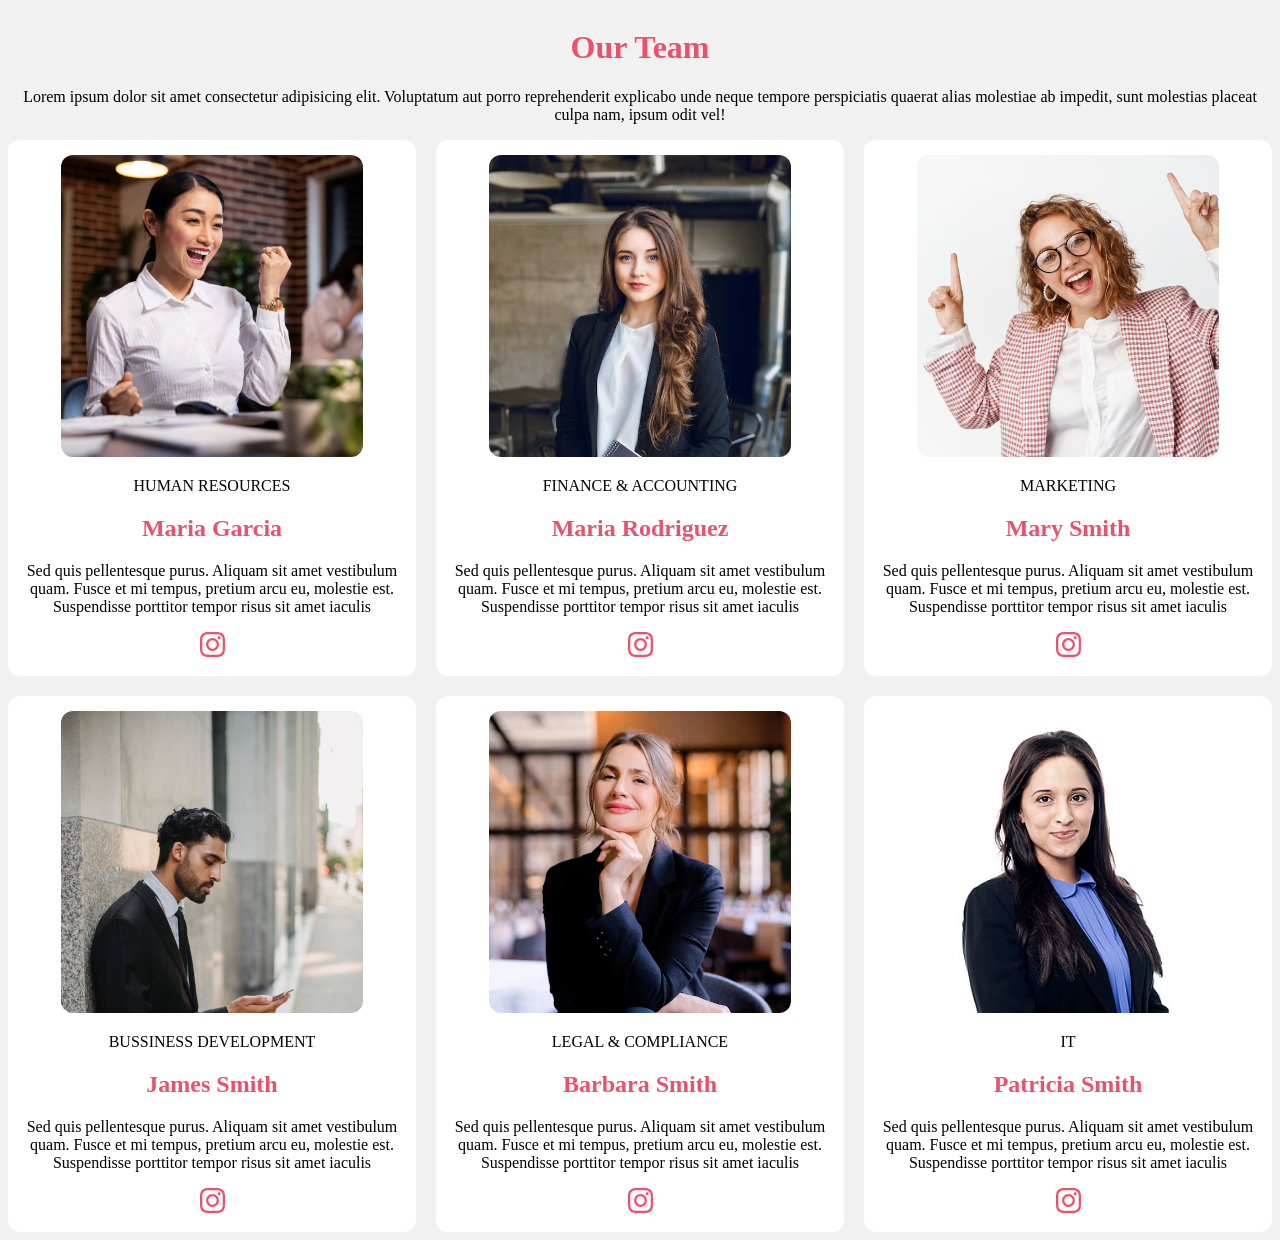
<file: grid_project2/index.html>
<!DOCTYPE html>
<html lang="en">
<head>
    <meta charset="UTF-8">
    <meta name="viewport" content="width=device-width, initial-scale=1.0">
    <title>Our Team</title>
    <link rel="stylesheet" href="style.css">
</head>
<body>
    <header>
        <h1 class="pink">Our Team</h1>
        <p>Lorem ipsum dolor sit amet consectetur adipisicing elit. Voluptatum aut porro reprehenderit explicabo unde neque tempore perspiciatis quaerat alias molestiae ab impedit, sunt molestias placeat culpa nam, ipsum odit vel!</p>
    </header>

    <main>
        <div>
            <img src="asian-woman-celebrates-achievements.jpg">
            <p> HUMAN RESOURCES</p>
            <h2 class="pink"> Maria Garcia</h2>
            <p>Sed quis pellentesque purus. Aliquam sit amet vestibulum quam. Fusce et mi tempus, pretium arcu eu, molestie est. Suspendisse porttitor tempor risus sit amet iaculis</p>
            <svg height="25px" role="img" viewBox="0 0 24 24" xmlns="http://www.w3.org/2000/svg"><title>Instagram</title><path d="M7.0301.084c-1.2768.0602-2.1487.264-2.911.5634-.7888.3075-1.4575.72-2.1228 1.3877-.6652.6677-1.075 1.3368-1.3802 2.127-.2954.7638-.4956 1.6365-.552 2.914-.0564 1.2775-.0689 1.6882-.0626 4.947.0062 3.2586.0206 3.6671.0825 4.9473.061 1.2765.264 2.1482.5635 2.9107.308.7889.72 1.4573 1.388 2.1228.6679.6655 1.3365 1.0743 2.1285 1.38.7632.295 1.6361.4961 2.9134.552 1.2773.056 1.6884.069 4.9462.0627 3.2578-.0062 3.668-.0207 4.9478-.0814 1.28-.0607 2.147-.2652 2.9098-.5633.7889-.3086 1.4578-.72 2.1228-1.3881.665-.6682 1.0745-1.3378 1.3795-2.1284.2957-.7632.4966-1.636.552-2.9124.056-1.2809.0692-1.6898.063-4.948-.0063-3.2583-.021-3.6668-.0817-4.9465-.0607-1.2797-.264-2.1487-.5633-2.9117-.3084-.7889-.72-1.4568-1.3876-2.1228C21.2982 1.33 20.628.9208 19.8378.6165 19.074.321 18.2017.1197 16.9244.0645 15.6471.0093 15.236-.005 11.977.0014 8.718.0076 8.31.0215 7.0301.0839m.1402 21.6932c-1.17-.0509-1.8053-.2453-2.2287-.408-.5606-.216-.96-.4771-1.3819-.895-.422-.4178-.6811-.8186-.9-1.378-.1644-.4234-.3624-1.058-.4171-2.228-.0595-1.2645-.072-1.6442-.079-4.848-.007-3.2037.0053-3.583.0607-4.848.05-1.169.2456-1.805.408-2.2282.216-.5613.4762-.96.895-1.3816.4188-.4217.8184-.6814 1.3783-.9003.423-.1651 1.0575-.3614 2.227-.4171 1.2655-.06 1.6447-.072 4.848-.079 3.2033-.007 3.5835.005 4.8495.0608 1.169.0508 1.8053.2445 2.228.408.5608.216.96.4754 1.3816.895.4217.4194.6816.8176.9005 1.3787.1653.4217.3617 1.056.4169 2.2263.0602 1.2655.0739 1.645.0796 4.848.0058 3.203-.0055 3.5834-.061 4.848-.051 1.17-.245 1.8055-.408 2.2294-.216.5604-.4763.96-.8954 1.3814-.419.4215-.8181.6811-1.3783.9-.4224.1649-1.0577.3617-2.2262.4174-1.2656.0595-1.6448.072-4.8493.079-3.2045.007-3.5825-.006-4.848-.0608M16.953 5.5864A1.44 1.44 0 1 0 18.39 4.144a1.44 1.44 0 0 0-1.437 1.4424M5.8385 12.012c.0067 3.4032 2.7706 6.1557 6.173 6.1493 3.4026-.0065 6.157-2.7701 6.1506-6.1733-.0065-3.4032-2.771-6.1565-6.174-6.1498-3.403.0067-6.156 2.771-6.1496 6.1738M8 12.0077a4 4 0 1 1 4.008 3.9921A3.9996 3.9996 0 0 1 8 12.0077"/></svg>
        </div>

        <div>
            <img src="brunette-business-woman-with-wavy-long-hair-blue-eyes-stands-holding-notebook-hands_197531-343.avif">
              <p> FINANCE & ACCOUNTING</p>
            <h2 class="pink"> Maria Rodriguez</h2>
            <p>Sed quis pellentesque purus. Aliquam sit amet vestibulum quam. Fusce et mi tempus, pretium arcu eu, molestie est. Suspendisse porttitor tempor risus sit amet iaculis</p>
        <svg height="25px" role="img" viewBox="0 0 24 24" xmlns="http://www.w3.org/2000/svg"><title>Instagram</title><path d="M7.0301.084c-1.2768.0602-2.1487.264-2.911.5634-.7888.3075-1.4575.72-2.1228 1.3877-.6652.6677-1.075 1.3368-1.3802 2.127-.2954.7638-.4956 1.6365-.552 2.914-.0564 1.2775-.0689 1.6882-.0626 4.947.0062 3.2586.0206 3.6671.0825 4.9473.061 1.2765.264 2.1482.5635 2.9107.308.7889.72 1.4573 1.388 2.1228.6679.6655 1.3365 1.0743 2.1285 1.38.7632.295 1.6361.4961 2.9134.552 1.2773.056 1.6884.069 4.9462.0627 3.2578-.0062 3.668-.0207 4.9478-.0814 1.28-.0607 2.147-.2652 2.9098-.5633.7889-.3086 1.4578-.72 2.1228-1.3881.665-.6682 1.0745-1.3378 1.3795-2.1284.2957-.7632.4966-1.636.552-2.9124.056-1.2809.0692-1.6898.063-4.948-.0063-3.2583-.021-3.6668-.0817-4.9465-.0607-1.2797-.264-2.1487-.5633-2.9117-.3084-.7889-.72-1.4568-1.3876-2.1228C21.2982 1.33 20.628.9208 19.8378.6165 19.074.321 18.2017.1197 16.9244.0645 15.6471.0093 15.236-.005 11.977.0014 8.718.0076 8.31.0215 7.0301.0839m.1402 21.6932c-1.17-.0509-1.8053-.2453-2.2287-.408-.5606-.216-.96-.4771-1.3819-.895-.422-.4178-.6811-.8186-.9-1.378-.1644-.4234-.3624-1.058-.4171-2.228-.0595-1.2645-.072-1.6442-.079-4.848-.007-3.2037.0053-3.583.0607-4.848.05-1.169.2456-1.805.408-2.2282.216-.5613.4762-.96.895-1.3816.4188-.4217.8184-.6814 1.3783-.9003.423-.1651 1.0575-.3614 2.227-.4171 1.2655-.06 1.6447-.072 4.848-.079 3.2033-.007 3.5835.005 4.8495.0608 1.169.0508 1.8053.2445 2.228.408.5608.216.96.4754 1.3816.895.4217.4194.6816.8176.9005 1.3787.1653.4217.3617 1.056.4169 2.2263.0602 1.2655.0739 1.645.0796 4.848.0058 3.203-.0055 3.5834-.061 4.848-.051 1.17-.245 1.8055-.408 2.2294-.216.5604-.4763.96-.8954 1.3814-.419.4215-.8181.6811-1.3783.9-.4224.1649-1.0577.3617-2.2262.4174-1.2656.0595-1.6448.072-4.8493.079-3.2045.007-3.5825-.006-4.848-.0608M16.953 5.5864A1.44 1.44 0 1 0 18.39 4.144a1.44 1.44 0 0 0-1.437 1.4424M5.8385 12.012c.0067 3.4032 2.7706 6.1557 6.173 6.1493 3.4026-.0065 6.157-2.7701 6.1506-6.1733-.0065-3.4032-2.771-6.1565-6.174-6.1498-3.403.0067-6.156 2.771-6.1496 6.1738M8 12.0077a4 4 0 1 1 4.008 3.9921A3.9996 3.9996 0 0 1 8 12.0077"/></svg>
        </div>
         <div>
            <img src="enthusiastic-business-woman-pointing-fingers-up-happy-corporate-people-showing-chart-diagram-copy-space-standing-white-background.jpg">
              <p> MARKETING</p>
            <h2 class="pink"> Mary Smith</h2>
            <p>Sed quis pellentesque purus. Aliquam sit amet vestibulum quam. Fusce et mi tempus, pretium arcu eu, molestie est. Suspendisse porttitor tempor risus sit amet iaculis</p>
        <svg height="25px" role="img" viewBox="0 0 24 24" xmlns="http://www.w3.org/2000/svg"><title>Instagram</title><path d="M7.0301.084c-1.2768.0602-2.1487.264-2.911.5634-.7888.3075-1.4575.72-2.1228 1.3877-.6652.6677-1.075 1.3368-1.3802 2.127-.2954.7638-.4956 1.6365-.552 2.914-.0564 1.2775-.0689 1.6882-.0626 4.947.0062 3.2586.0206 3.6671.0825 4.9473.061 1.2765.264 2.1482.5635 2.9107.308.7889.72 1.4573 1.388 2.1228.6679.6655 1.3365 1.0743 2.1285 1.38.7632.295 1.6361.4961 2.9134.552 1.2773.056 1.6884.069 4.9462.0627 3.2578-.0062 3.668-.0207 4.9478-.0814 1.28-.0607 2.147-.2652 2.9098-.5633.7889-.3086 1.4578-.72 2.1228-1.3881.665-.6682 1.0745-1.3378 1.3795-2.1284.2957-.7632.4966-1.636.552-2.9124.056-1.2809.0692-1.6898.063-4.948-.0063-3.2583-.021-3.6668-.0817-4.9465-.0607-1.2797-.264-2.1487-.5633-2.9117-.3084-.7889-.72-1.4568-1.3876-2.1228C21.2982 1.33 20.628.9208 19.8378.6165 19.074.321 18.2017.1197 16.9244.0645 15.6471.0093 15.236-.005 11.977.0014 8.718.0076 8.31.0215 7.0301.0839m.1402 21.6932c-1.17-.0509-1.8053-.2453-2.2287-.408-.5606-.216-.96-.4771-1.3819-.895-.422-.4178-.6811-.8186-.9-1.378-.1644-.4234-.3624-1.058-.4171-2.228-.0595-1.2645-.072-1.6442-.079-4.848-.007-3.2037.0053-3.583.0607-4.848.05-1.169.2456-1.805.408-2.2282.216-.5613.4762-.96.895-1.3816.4188-.4217.8184-.6814 1.3783-.9003.423-.1651 1.0575-.3614 2.227-.4171 1.2655-.06 1.6447-.072 4.848-.079 3.2033-.007 3.5835.005 4.8495.0608 1.169.0508 1.8053.2445 2.228.408.5608.216.96.4754 1.3816.895.4217.4194.6816.8176.9005 1.3787.1653.4217.3617 1.056.4169 2.2263.0602 1.2655.0739 1.645.0796 4.848.0058 3.203-.0055 3.5834-.061 4.848-.051 1.17-.245 1.8055-.408 2.2294-.216.5604-.4763.96-.8954 1.3814-.419.4215-.8181.6811-1.3783.9-.4224.1649-1.0577.3617-2.2262.4174-1.2656.0595-1.6448.072-4.8493.079-3.2045.007-3.5825-.006-4.848-.0608M16.953 5.5864A1.44 1.44 0 1 0 18.39 4.144a1.44 1.44 0 0 0-1.437 1.4424M5.8385 12.012c.0067 3.4032 2.7706 6.1557 6.173 6.1493 3.4026-.0065 6.157-2.7701 6.1506-6.1733-.0065-3.4032-2.771-6.1565-6.174-6.1498-3.403.0067-6.156 2.771-6.1496 6.1738M8 12.0077a4 4 0 1 1 4.008 3.9921A3.9996 3.9996 0 0 1 8 12.0077"/></svg>
        </div>
         <div>
            <img src="pexels-ketut-subiyanto-4963424.jpg">
            <p>BUSSINESS DEVELOPMENT</p>
            <h2 class="pink"> James Smith</h2>
            <p>Sed quis pellentesque purus. Aliquam sit amet vestibulum quam. Fusce et mi tempus, pretium arcu eu, molestie est. Suspendisse porttitor tempor risus sit amet iaculis</p>
            <svg height="25px" role="img" viewBox="0 0 24 24" xmlns="http://www.w3.org/2000/svg"><title>Instagram</title><path d="M7.0301.084c-1.2768.0602-2.1487.264-2.911.5634-.7888.3075-1.4575.72-2.1228 1.3877-.6652.6677-1.075 1.3368-1.3802 2.127-.2954.7638-.4956 1.6365-.552 2.914-.0564 1.2775-.0689 1.6882-.0626 4.947.0062 3.2586.0206 3.6671.0825 4.9473.061 1.2765.264 2.1482.5635 2.9107.308.7889.72 1.4573 1.388 2.1228.6679.6655 1.3365 1.0743 2.1285 1.38.7632.295 1.6361.4961 2.9134.552 1.2773.056 1.6884.069 4.9462.0627 3.2578-.0062 3.668-.0207 4.9478-.0814 1.28-.0607 2.147-.2652 2.9098-.5633.7889-.3086 1.4578-.72 2.1228-1.3881.665-.6682 1.0745-1.3378 1.3795-2.1284.2957-.7632.4966-1.636.552-2.9124.056-1.2809.0692-1.6898.063-4.948-.0063-3.2583-.021-3.6668-.0817-4.9465-.0607-1.2797-.264-2.1487-.5633-2.9117-.3084-.7889-.72-1.4568-1.3876-2.1228C21.2982 1.33 20.628.9208 19.8378.6165 19.074.321 18.2017.1197 16.9244.0645 15.6471.0093 15.236-.005 11.977.0014 8.718.0076 8.31.0215 7.0301.0839m.1402 21.6932c-1.17-.0509-1.8053-.2453-2.2287-.408-.5606-.216-.96-.4771-1.3819-.895-.422-.4178-.6811-.8186-.9-1.378-.1644-.4234-.3624-1.058-.4171-2.228-.0595-1.2645-.072-1.6442-.079-4.848-.007-3.2037.0053-3.583.0607-4.848.05-1.169.2456-1.805.408-2.2282.216-.5613.4762-.96.895-1.3816.4188-.4217.8184-.6814 1.3783-.9003.423-.1651 1.0575-.3614 2.227-.4171 1.2655-.06 1.6447-.072 4.848-.079 3.2033-.007 3.5835.005 4.8495.0608 1.169.0508 1.8053.2445 2.228.408.5608.216.96.4754 1.3816.895.4217.4194.6816.8176.9005 1.3787.1653.4217.3617 1.056.4169 2.2263.0602 1.2655.0739 1.645.0796 4.848.0058 3.203-.0055 3.5834-.061 4.848-.051 1.17-.245 1.8055-.408 2.2294-.216.5604-.4763.96-.8954 1.3814-.419.4215-.8181.6811-1.3783.9-.4224.1649-1.0577.3617-2.2262.4174-1.2656.0595-1.6448.072-4.8493.079-3.2045.007-3.5825-.006-4.848-.0608M16.953 5.5864A1.44 1.44 0 1 0 18.39 4.144a1.44 1.44 0 0 0-1.437 1.4424M5.8385 12.012c.0067 3.4032 2.7706 6.1557 6.173 6.1493 3.4026-.0065 6.157-2.7701 6.1506-6.1733-.0065-3.4032-2.771-6.1565-6.174-6.1498-3.403.0067-6.156 2.771-6.1496 6.1738M8 12.0077a4 4 0 1 1 4.008 3.9921A3.9996 3.9996 0 0 1 8 12.0077"/></svg>
        </div>
         <div>
            <img src="portrait-smiling-successful-businesswoman-looking-into-camera-sitting-restaurant-business-lady-with-stylish-hairstyle-wears-elegant-suit-business-meeting-attractive-appearance_835.avif">
              <p> LEGAL & COMPLIANCE</p>
            <h2 class="pink"> Barbara Smith</h2>
            <p>Sed quis pellentesque purus. Aliquam sit amet vestibulum quam. Fusce et mi tempus, pretium arcu eu, molestie est. Suspendisse porttitor tempor risus sit amet iaculis</p>
            <svg height="25px" role="img" viewBox="0 0 24 24" xmlns="http://www.w3.org/2000/svg"><title>Instagram</title><path d="M7.0301.084c-1.2768.0602-2.1487.264-2.911.5634-.7888.3075-1.4575.72-2.1228 1.3877-.6652.6677-1.075 1.3368-1.3802 2.127-.2954.7638-.4956 1.6365-.552 2.914-.0564 1.2775-.0689 1.6882-.0626 4.947.0062 3.2586.0206 3.6671.0825 4.9473.061 1.2765.264 2.1482.5635 2.9107.308.7889.72 1.4573 1.388 2.1228.6679.6655 1.3365 1.0743 2.1285 1.38.7632.295 1.6361.4961 2.9134.552 1.2773.056 1.6884.069 4.9462.0627 3.2578-.0062 3.668-.0207 4.9478-.0814 1.28-.0607 2.147-.2652 2.9098-.5633.7889-.3086 1.4578-.72 2.1228-1.3881.665-.6682 1.0745-1.3378 1.3795-2.1284.2957-.7632.4966-1.636.552-2.9124.056-1.2809.0692-1.6898.063-4.948-.0063-3.2583-.021-3.6668-.0817-4.9465-.0607-1.2797-.264-2.1487-.5633-2.9117-.3084-.7889-.72-1.4568-1.3876-2.1228C21.2982 1.33 20.628.9208 19.8378.6165 19.074.321 18.2017.1197 16.9244.0645 15.6471.0093 15.236-.005 11.977.0014 8.718.0076 8.31.0215 7.0301.0839m.1402 21.6932c-1.17-.0509-1.8053-.2453-2.2287-.408-.5606-.216-.96-.4771-1.3819-.895-.422-.4178-.6811-.8186-.9-1.378-.1644-.4234-.3624-1.058-.4171-2.228-.0595-1.2645-.072-1.6442-.079-4.848-.007-3.2037.0053-3.583.0607-4.848.05-1.169.2456-1.805.408-2.2282.216-.5613.4762-.96.895-1.3816.4188-.4217.8184-.6814 1.3783-.9003.423-.1651 1.0575-.3614 2.227-.4171 1.2655-.06 1.6447-.072 4.848-.079 3.2033-.007 3.5835.005 4.8495.0608 1.169.0508 1.8053.2445 2.228.408.5608.216.96.4754 1.3816.895.4217.4194.6816.8176.9005 1.3787.1653.4217.3617 1.056.4169 2.2263.0602 1.2655.0739 1.645.0796 4.848.0058 3.203-.0055 3.5834-.061 4.848-.051 1.17-.245 1.8055-.408 2.2294-.216.5604-.4763.96-.8954 1.3814-.419.4215-.8181.6811-1.3783.9-.4224.1649-1.0577.3617-2.2262.4174-1.2656.0595-1.6448.072-4.8493.079-3.2045.007-3.5825-.006-4.848-.0608M16.953 5.5864A1.44 1.44 0 1 0 18.39 4.144a1.44 1.44 0 0 0-1.437 1.4424M5.8385 12.012c.0067 3.4032 2.7706 6.1557 6.173 6.1493 3.4026-.0065 6.157-2.7701 6.1506-6.1733-.0065-3.4032-2.771-6.1565-6.174-6.1498-3.403.0067-6.156 2.771-6.1496 6.1738M8 12.0077a4 4 0 1 1 4.008 3.9921A3.9996 3.9996 0 0 1 8 12.0077"/></svg>
       </div>
        
       <div>
            <img src="pngtree-attractive-young-corporate-woman-gorgeous-corporate-work-photo-image_14236438.jpg">
          <p> IT</p>
            <h2 class="pink"> Patricia Smith</h2>
           <p> Sed quis pellentesque purus. Aliquam sit amet vestibulum quam. Fusce et mi tempus, pretium arcu eu, molestie est. Suspendisse porttitor tempor risus sit amet iaculis</p>
           <svg height="25px" role="img" viewBox="0 0 24 24" xmlns="http://www.w3.org/2000/svg"><title>Instagram</title><path d="M7.0301.084c-1.2768.0602-2.1487.264-2.911.5634-.7888.3075-1.4575.72-2.1228 1.3877-.6652.6677-1.075 1.3368-1.3802 2.127-.2954.7638-.4956 1.6365-.552 2.914-.0564 1.2775-.0689 1.6882-.0626 4.947.0062 3.2586.0206 3.6671.0825 4.9473.061 1.2765.264 2.1482.5635 2.9107.308.7889.72 1.4573 1.388 2.1228.6679.6655 1.3365 1.0743 2.1285 1.38.7632.295 1.6361.4961 2.9134.552 1.2773.056 1.6884.069 4.9462.0627 3.2578-.0062 3.668-.0207 4.9478-.0814 1.28-.0607 2.147-.2652 2.9098-.5633.7889-.3086 1.4578-.72 2.1228-1.3881.665-.6682 1.0745-1.3378 1.3795-2.1284.2957-.7632.4966-1.636.552-2.9124.056-1.2809.0692-1.6898.063-4.948-.0063-3.2583-.021-3.6668-.0817-4.9465-.0607-1.2797-.264-2.1487-.5633-2.9117-.3084-.7889-.72-1.4568-1.3876-2.1228C21.2982 1.33 20.628.9208 19.8378.6165 19.074.321 18.2017.1197 16.9244.0645 15.6471.0093 15.236-.005 11.977.0014 8.718.0076 8.31.0215 7.0301.0839m.1402 21.6932c-1.17-.0509-1.8053-.2453-2.2287-.408-.5606-.216-.96-.4771-1.3819-.895-.422-.4178-.6811-.8186-.9-1.378-.1644-.4234-.3624-1.058-.4171-2.228-.0595-1.2645-.072-1.6442-.079-4.848-.007-3.2037.0053-3.583.0607-4.848.05-1.169.2456-1.805.408-2.2282.216-.5613.4762-.96.895-1.3816.4188-.4217.8184-.6814 1.3783-.9003.423-.1651 1.0575-.3614 2.227-.4171 1.2655-.06 1.6447-.072 4.848-.079 3.2033-.007 3.5835.005 4.8495.0608 1.169.0508 1.8053.2445 2.228.408.5608.216.96.4754 1.3816.895.4217.4194.6816.8176.9005 1.3787.1653.4217.3617 1.056.4169 2.2263.0602 1.2655.0739 1.645.0796 4.848.0058 3.203-.0055 3.5834-.061 4.848-.051 1.17-.245 1.8055-.408 2.2294-.216.5604-.4763.96-.8954 1.3814-.419.4215-.8181.6811-1.3783.9-.4224.1649-1.0577.3617-2.2262.4174-1.2656.0595-1.6448.072-4.8493.079-3.2045.007-3.5825-.006-4.848-.0608M16.953 5.5864A1.44 1.44 0 1 0 18.39 4.144a1.44 1.44 0 0 0-1.437 1.4424M5.8385 12.012c.0067 3.4032 2.7706 6.1557 6.173 6.1493 3.4026-.0065 6.157-2.7701 6.1506-6.1733-.0065-3.4032-2.771-6.1565-6.174-6.1498-3.403.0067-6.156 2.771-6.1496 6.1738M8 12.0077a4 4 0 1 1 4.008 3.9921A3.9996 3.9996 0 0 1 8 12.0077"/></svg>
        </div>
    </main>
</body>
</html>
</file>
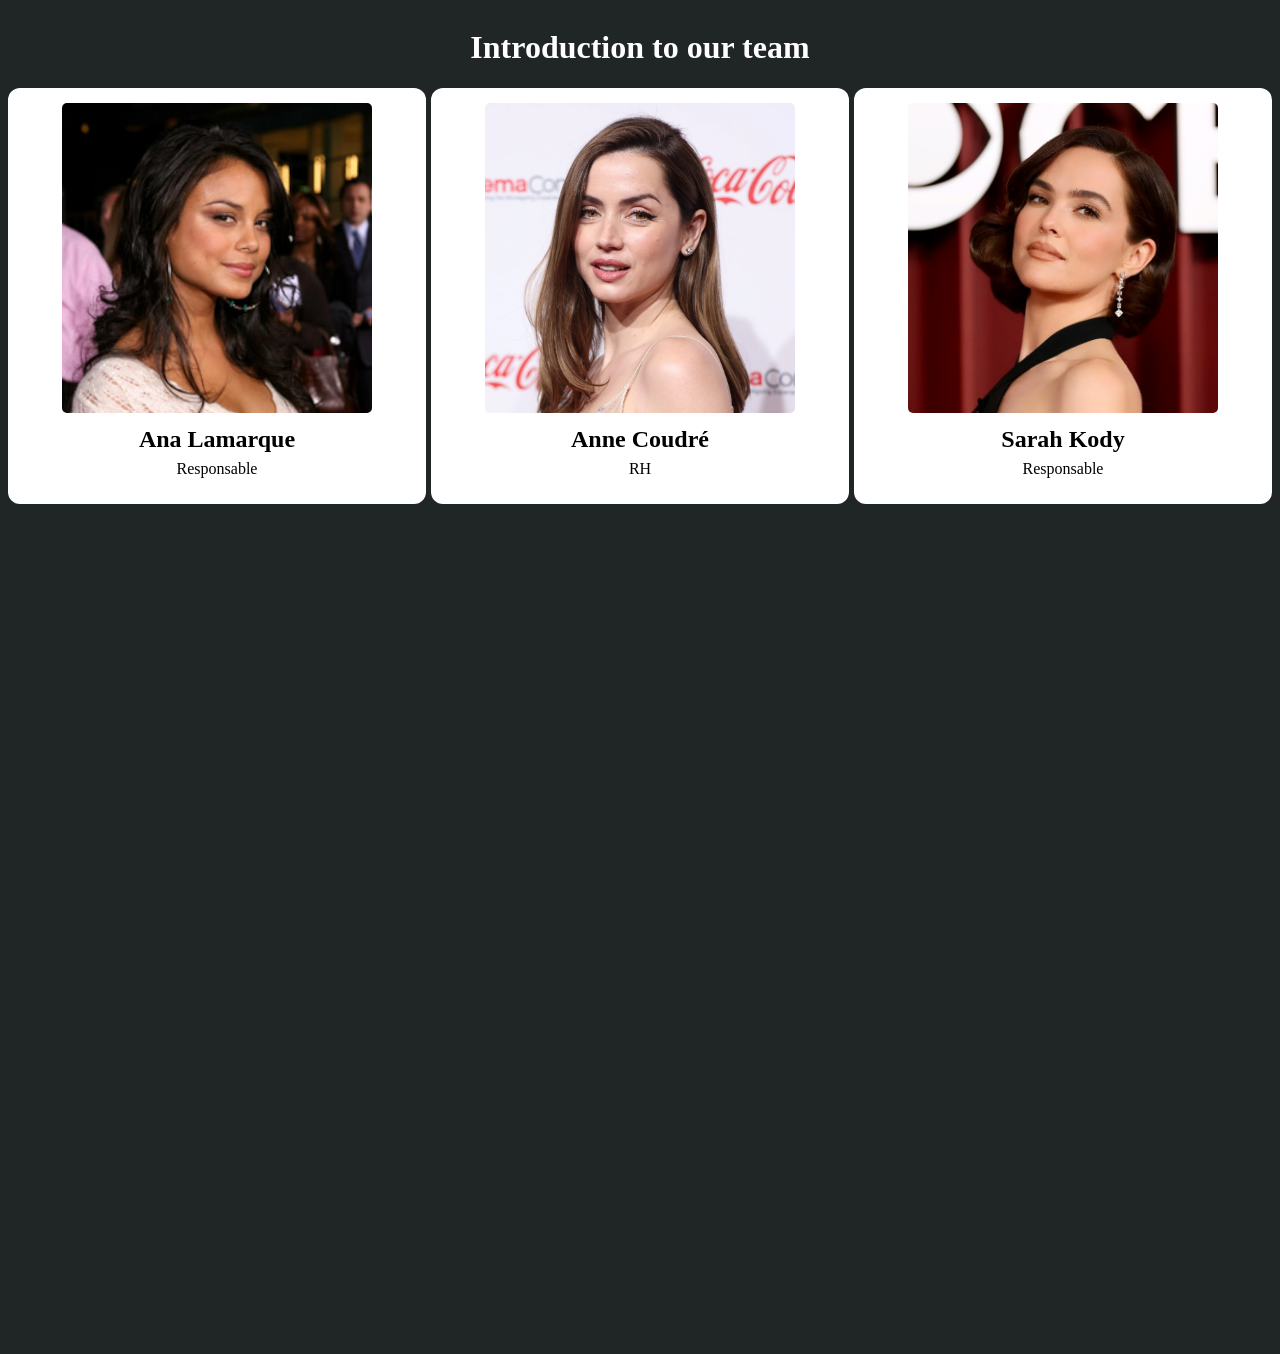
<file: grid_projet1/index.html>
<!DOCTYPE html>
<html lang="en">
<head>
    <meta charset="UTF-8">
    <meta name="viewport" content="width=device-width, initial-scale=1.0">
    <title>Document</title>
    <link rel="stylesheet" href="style.css">
</head>
<body>
    <header>    
        <h1> Introduction to our team</h1>
          </header>
        <main>
            <div class="white_background">
                <img src="kelley.jpg" >
                    <h2>Ana Lamarque</h2>
                    <p>Responsable</p>
            </div>
            <div class="white_background">
                <img src="scalde.webp">
                 <h2>Anne Coudré</h2>
                    <p>RH</p>
             </div>
              <div class="white_background">
                <img src="ana.jpg" >
                 <h2>Sarah Kody</h2>
                    <p>Responsable</p>
             </div>
        </main>
  
    
    
</body>
</html>
</file>
<file: grid_project2/style.css>
body{
    display: grid;
    grid-template-areas: "header"
                        "main";
    background-color: #F1F1F1;
}
header{
    grid-area: header;
}
h1,p{
    text-align: center;
}
h1{
    color: rgb(234, 82, 107);
}

main{
    grid-area: main;
    display: grid;
    grid-template-columns: repeat(3,1fr);
    grid-template-rows: repeat(2,1fr);
    gap: 20px;
}

div{
    background-color: white;
    text-align: center;
    border-radius: 12px;
    padding: 15px;
}

img{
    width: 80%;
    aspect-ratio: 1/1;
    object-fit: cover;
    object-position: top;
     border-radius: 12px;
}

.pink{
    color: rgb(234, 82, 107);
}

svg{
    fill:  rgb(234, 82, 107);;
}
</file>
<file: grid_projet1/style.css>
body{
    background-color: rgb(32, 37, 37);
    display: grid;
    grid-template-areas: "header"
    "main";
   
}

header{
    grid-area:header ;
}
h1{
    color: white;
    text-align: center;
}

main{
    display: grid;
    grid-template-columns: repeat(3,1fr);
    grid-template-rows: repeat(3,1fr);
    gap: 5px;
   
}

.white_background{
    background-color: white;
    border-radius: 12px;
    
    text-align: center;
     padding: 15px;
     line-height: 0.5;
    
}
img{
  
   border-radius: 5px;
   aspect-ratio: 1/1;
   object-fit: cover;
   object-position: top;
    width: 80%;
    
}
</file>
